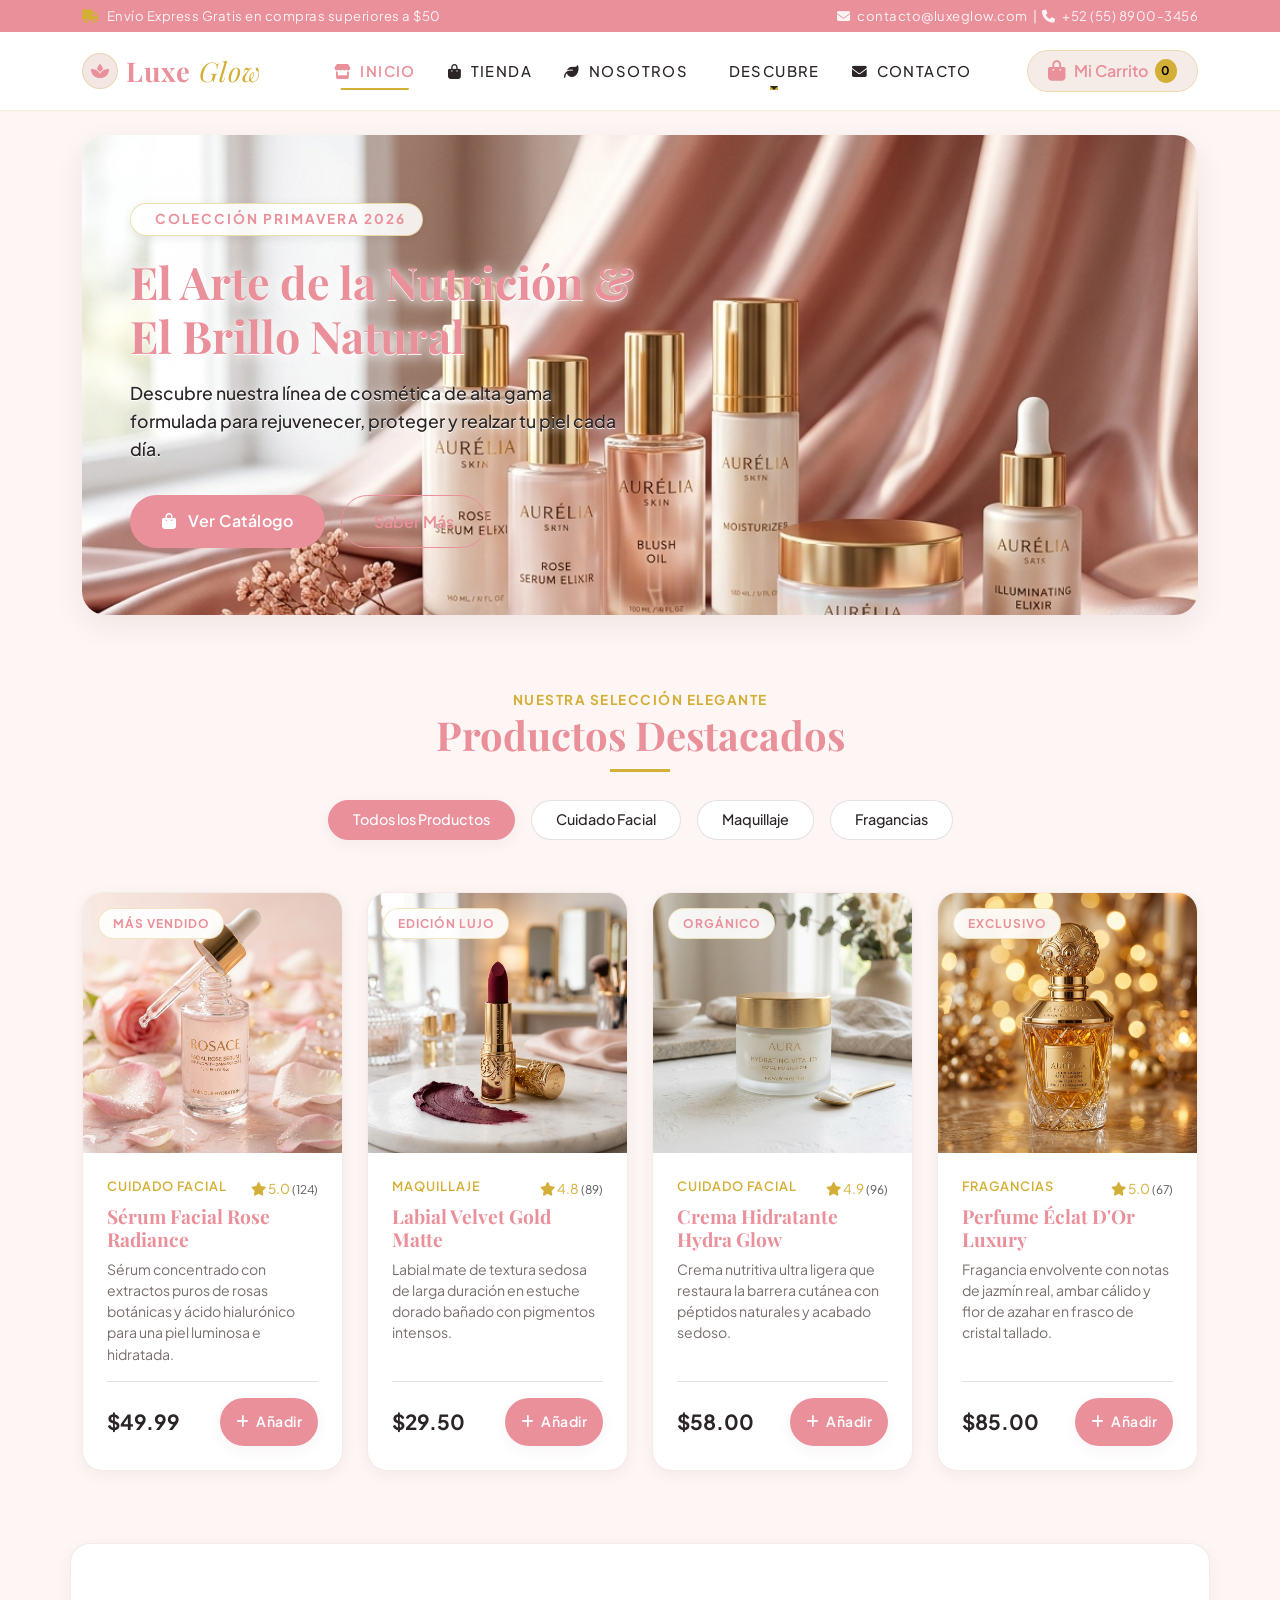
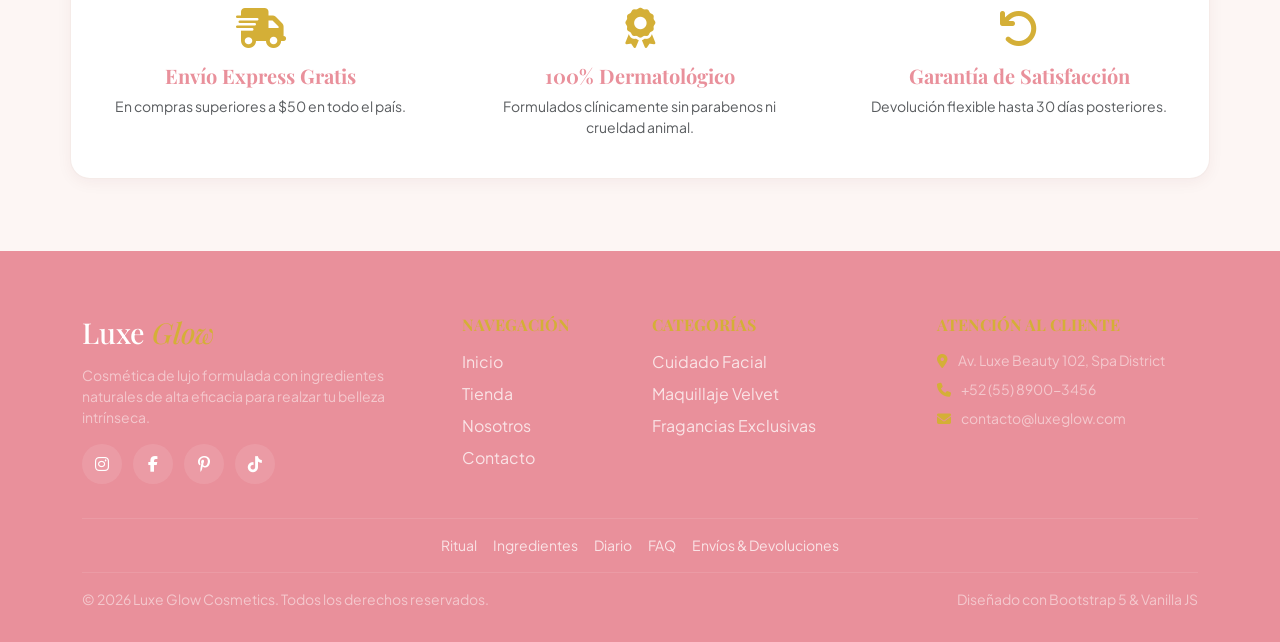
<file: index.html>
<!DOCTYPE html>
<html lang="es">
<head>
  <meta charset="UTF-8">
  <meta name="viewport" content="width=device-width, initial-scale=1.0">
  <meta name="description" content="Luxe Glow Cosmetics - Tienda de cosmética de lujo y cuidado facial natural. Productos formulados con ingredientes botánicos de alta eficacia.">
  <title>Luxe Glow Cosmetics | Inicio</title>
  <link rel="icon" href="data:image/svg+xml,<svg xmlns=%22http://www.w3.org/2000/svg%22 viewBox=%220 0 100 100%22><text y=%22.9em%22 font-size=%2290%22>✨</text></svg>">
  <link href="https://cdn.jsdelivr.net/npm/bootstrap@5.3.3/dist/css/bootstrap.min.css" rel="stylesheet" integrity="sha384-QWTKZyjpPEjISv5WaRU9OFeRpok6YctnYmDr5pNlyT2bRjXh0JMhjY6hW+ALEwIH" crossorigin="anonymous">
  <link rel="stylesheet" href="https://cdnjs.cloudflare.com/ajax/libs/font-awesome/6.5.1/css/all.min.css" integrity="sha512-DTOQO9RWCH3ppGqcWaEA1BIZOC6xxalwEsw9c2QQeAIftl+Vegovlnee1c9QX4TctnWMn13TZye+giMm8e2LwA==" crossorigin="anonymous" referrerpolicy="no-referrer" />
  <link rel="stylesheet" href="css/layout.css">
  <link rel="stylesheet" href="css/index.css">
</head>
<body>
  <header id="site-header"></header>

  <!-- Contenido principal -->
  <main class="container flex-grow-1 py-4">

    <!-- Hero Banner -->
    <section class="hero-banner d-flex align-items-center">
      <div class="hero-overlay">
        <span class="hero-tag"><i class="fas fa-sparkles me-1"></i> Colección Primavera 2026</span>
        <h1 class="hero-title">El Arte de la Nutrición &amp; El Brillo Natural</h1>
        <p class="hero-subtitle">Descubre nuestra línea de cosmética de alta gama formulada para rejuvenecer, proteger y realzar tu piel cada día.</p>
        <div class="d-flex flex-wrap gap-3">
          <a href="#catalogo" class="btn btn-luxe-primary"><i class="fas fa-shopping-bag me-2"></i> Ver Catálogo</a>
          <a href="nosotros.html" class="btn btn-luxe-outline">Saber Más</a>
        </div>
      </div>
    </section>

    <!-- Catálogo -->
    <section id="catalogo" class="py-4 mb-5">
      <div class="text-center mb-4">
        <span class="text-uppercase text-gold fw-bold" style="letter-spacing:1.5px;font-size:.85rem">Nuestra Selección Elegante</span>
        <h2 class="font-serif display-6 fw-bold text-burgundy">Productos Destacados</h2>
        <div class="mx-auto" style="width:60px;height:3px;background:var(--color-gold);margin-top:10px;margin-bottom:20px;"></div>
      </div>

      <div class="d-flex justify-content-center flex-wrap gap-2 mb-5">
        <button class="filter-pill active" data-filter="all">Todos los Productos</button>
        <button class="filter-pill" data-filter="facial">Cuidado Facial</button>
        <button class="filter-pill" data-filter="maquillaje">Maquillaje</button>
        <button class="filter-pill" data-filter="fragancias">Fragancias</button>
      </div>

      <div class="row g-4">
        <div class="col-12 col-md-6 col-lg-3" data-category="facial">
          <div class="product-card">
            <div class="product-img-wrapper">
              <span class="product-badge">Más Vendido</span>
              <img src="assets/images/serum_rose.png" alt="Sérum Facial Rose Radiance" class="product-img">
            </div>
            <div class="product-body">
              <div class="d-flex justify-content-between align-items-center mb-1">
                <span class="product-category">Cuidado Facial</span>
                <div class="product-rating"><i class="fas fa-star text-gold"></i> <span>5.0</span> <small class="text-muted">(124)</small></div>
              </div>
              <h3 class="product-title">Sérum Facial Rose Radiance</h3>
              <p class="product-desc">Sérum concentrado con extractos puros de rosas botánicas y ácido hialurónico para una piel luminosa e hidratada.</p>
              <div class="d-flex justify-content-between align-items-center mt-auto pt-3 border-top">
                <span class="product-price">$49.99</span>
                <button class="btn btn-luxe-primary btn-sm px-3" onclick="Cart.add(101)"><i class="fas fa-plus me-1"></i> Añadir</button>
              </div>
            </div>
          </div>
        </div>

        <div class="col-12 col-md-6 col-lg-3" data-category="maquillaje">
          <div class="product-card">
            <div class="product-img-wrapper">
              <span class="product-badge">Edición Lujo</span>
              <img src="assets/images/lipstick_velvet.png" alt="Labial Velvet Gold Matte" class="product-img">
            </div>
            <div class="product-body">
              <div class="d-flex justify-content-between align-items-center mb-1">
                <span class="product-category">Maquillaje</span>
                <div class="product-rating"><i class="fas fa-star text-gold"></i> <span>4.8</span> <small class="text-muted">(89)</small></div>
              </div>
              <h3 class="product-title">Labial Velvet Gold Matte</h3>
              <p class="product-desc">Labial mate de textura sedosa de larga duración en estuche dorado bañado con pigmentos intensos.</p>
              <div class="d-flex justify-content-between align-items-center mt-auto pt-3 border-top">
                <span class="product-price">$29.50</span>
                <button class="btn btn-luxe-primary btn-sm px-3" onclick="Cart.add(102)"><i class="fas fa-plus me-1"></i> Añadir</button>
              </div>
            </div>
          </div>
        </div>

        <div class="col-12 col-md-6 col-lg-3" data-category="facial">
          <div class="product-card">
            <div class="product-img-wrapper">
              <span class="product-badge">Orgánico</span>
              <img src="assets/images/cream_hydra.png" alt="Crema Hidratante Hydra Glow" class="product-img">
            </div>
            <div class="product-body">
              <div class="d-flex justify-content-between align-items-center mb-1">
                <span class="product-category">Cuidado Facial</span>
                <div class="product-rating"><i class="fas fa-star text-gold"></i> <span>4.9</span> <small class="text-muted">(96)</small></div>
              </div>
              <h3 class="product-title">Crema Hidratante Hydra Glow</h3>
              <p class="product-desc">Crema nutritiva ultra ligera que restaura la barrera cutánea con péptidos naturales y acabado sedoso.</p>
              <div class="d-flex justify-content-between align-items-center mt-auto pt-3 border-top">
                <span class="product-price">$58.00</span>
                <button class="btn btn-luxe-primary btn-sm px-3" onclick="Cart.add(103)"><i class="fas fa-plus me-1"></i> Añadir</button>
              </div>
            </div>
          </div>
        </div>

        <div class="col-12 col-md-6 col-lg-3" data-category="fragancias">
          <div class="product-card">
            <div class="product-img-wrapper">
              <span class="product-badge">Exclusivo</span>
              <img src="assets/images/perfume_luxe.png" alt="Perfume Éclat D'Or Luxury" class="product-img">
            </div>
            <div class="product-body">
              <div class="d-flex justify-content-between align-items-center mb-1">
                <span class="product-category">Fragancias</span>
                <div class="product-rating"><i class="fas fa-star text-gold"></i> <span>5.0</span> <small class="text-muted">(67)</small></div>
              </div>
              <h3 class="product-title">Perfume Éclat D'Or Luxury</h3>
              <p class="product-desc">Fragancia envolvente con notas de jazmín real, ambar cálido y flor de azahar en frasco de cristal tallado.</p>
              <div class="d-flex justify-content-between align-items-center mt-auto pt-3 border-top">
                <span class="product-price">$85.00</span>
                <button class="btn btn-luxe-primary btn-sm px-3" onclick="Cart.add(104)"><i class="fas fa-plus me-1"></i> Añadir</button>
              </div>
            </div>
          </div>
        </div>
      </div>
    </section>

    <!-- Banner informativo -->
    <section class="row g-4 text-center my-5 py-4 info-banner">
      <div class="col-md-4"><div class="p-3"><i class="fas fa-shipping-fast text-gold fs-1 mb-3"></i><h5 class="fw-bold text-burgundy">Envío Express Gratis</h5><p class="small text-muted mb-0">En compras superiores a $50 en todo el país.</p></div></div>
      <div class="col-md-4"><div class="p-3"><i class="fas fa-award text-gold fs-1 mb-3"></i><h5 class="fw-bold text-burgundy">100% Dermatológico</h5><p class="small text-muted mb-0">Formulados clínicamente sin parabenos ni crueldad animal.</p></div></div>
      <div class="col-md-4"><div class="p-3"><i class="fas fa-undo text-gold fs-1 mb-3"></i><h5 class="fw-bold text-burgundy">Garantía de Satisfacción</h5><p class="small text-muted mb-0">Devolución flexible hasta 30 días posteriores.</p></div></div>
    </section>
  </main>

  <div id="site-footer"></div>

  <script src="https://cdn.jsdelivr.net/npm/bootstrap@5.3.3/dist/js/bootstrap.bundle.min.js" integrity="sha384-YvpcrYf0tY3lHB60NNkmXc5s9fDVZLESaAA55NDzOxhy9GkcIdslK1eN7N6jIeHz" crossorigin="anonymous"></script>
  <script src="js/layout.js"></script>
  <script src="js/cart.js"></script>
  <script src="js/index.js"></script>
</body>
</html>
</file>
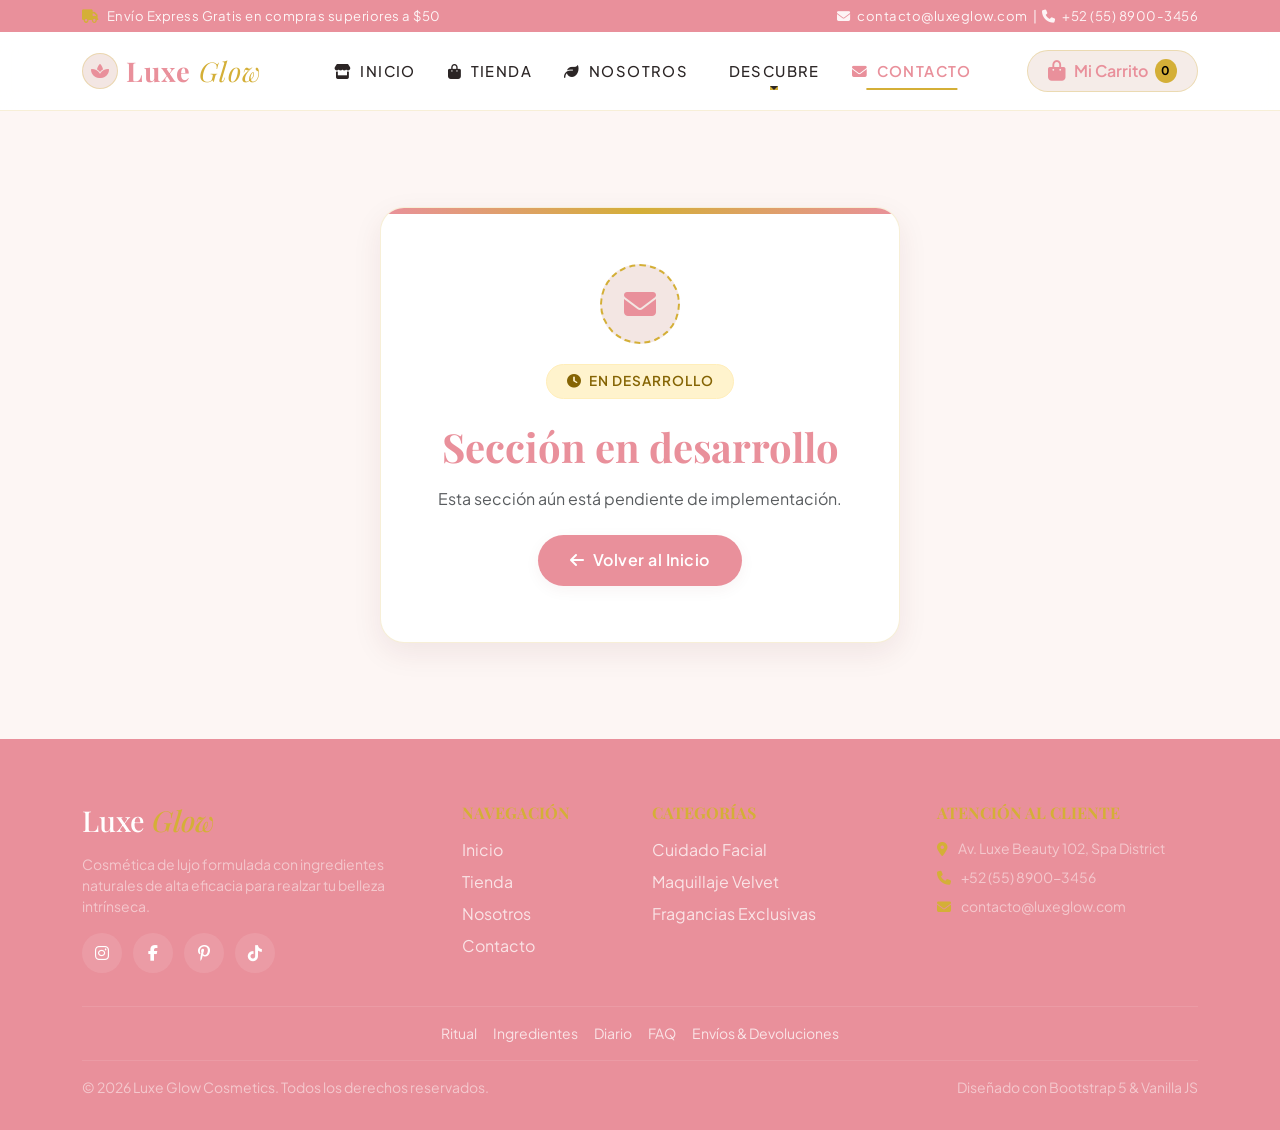
<file: contacto.html>
<!DOCTYPE html>
<html lang="es">
<head>
  <meta charset="UTF-8">
  <meta name="viewport" content="width=device-width, initial-scale=1.0">
  <meta name="description" content="Contacto — Luxe Glow Cosmetics. Sección en desarrollo.">
  <title>Luxe Glow Cosmetics | Contacto</title>
  <link rel="icon" href="data:image/svg+xml,<svg xmlns=%22http://www.w3.org/2000/svg%22 viewBox=%220 0 100 100%22><text y=%22.9em%22 font-size=%2290%22>✨</text></svg>">
  <link href="https://cdn.jsdelivr.net/npm/bootstrap@5.3.3/dist/css/bootstrap.min.css" rel="stylesheet" integrity="sha384-QWTKZyjpPEjISv5WaRU9OFeRpok6YctnYmDr5pNlyT2bRjXh0JMhjY6hW+ALEwIH" crossorigin="anonymous">
  <link rel="stylesheet" href="https://cdnjs.cloudflare.com/ajax/libs/font-awesome/6.5.1/css/all.min.css" integrity="sha512-DTOQO9RWCH3ppGqcWaEA1BIZOC6xxalwEsw9c2QQeAIftl+Vegovlnee1c9QX4TctnWMn13TZye+giMm8e2LwA==" crossorigin="anonymous" referrerpolicy="no-referrer" />
  <link rel="stylesheet" href="css/layout.css">
  <link rel="stylesheet" href="css/contacto.css">
</head>
<body>
  <header id="site-header"></header>
  <main class="container flex-grow-1 py-5 d-flex align-items-center justify-content-center">
    <div class="pending-card">
      <div class="pending-icon"><i class="fas fa-envelope"></i></div>
      <span class="status-tag"><i class="fas fa-clock me-1"></i> En desarrollo</span>
      <h1 class="font-serif display-6 fw-bold text-burgundy mb-3">Sección en desarrollo</h1>
      <p class="text-muted mb-4" style="max-width:460px;margin-left:auto;margin-right:auto;">Esta sección aún está pendiente de implementación.</p>
      <a href="index.html" class="btn btn-luxe-primary"><i class="fas fa-arrow-left me-2"></i>Volver al Inicio</a>
    </div>
  </main>
  <div id="site-footer"></div>
  <script src="https://cdn.jsdelivr.net/npm/bootstrap@5.3.3/dist/js/bootstrap.bundle.min.js" integrity="sha384-YvpcrYf0tY3lHB60NNkmXc5s9fDVZLESaAA55NDzOxhy9GkcIdslK1eN7N6jIeHz" crossorigin="anonymous"></script>
  <script src="js/layout.js"></script>
  <script src="js/cart.js"></script>
</body>
</html>
</file>
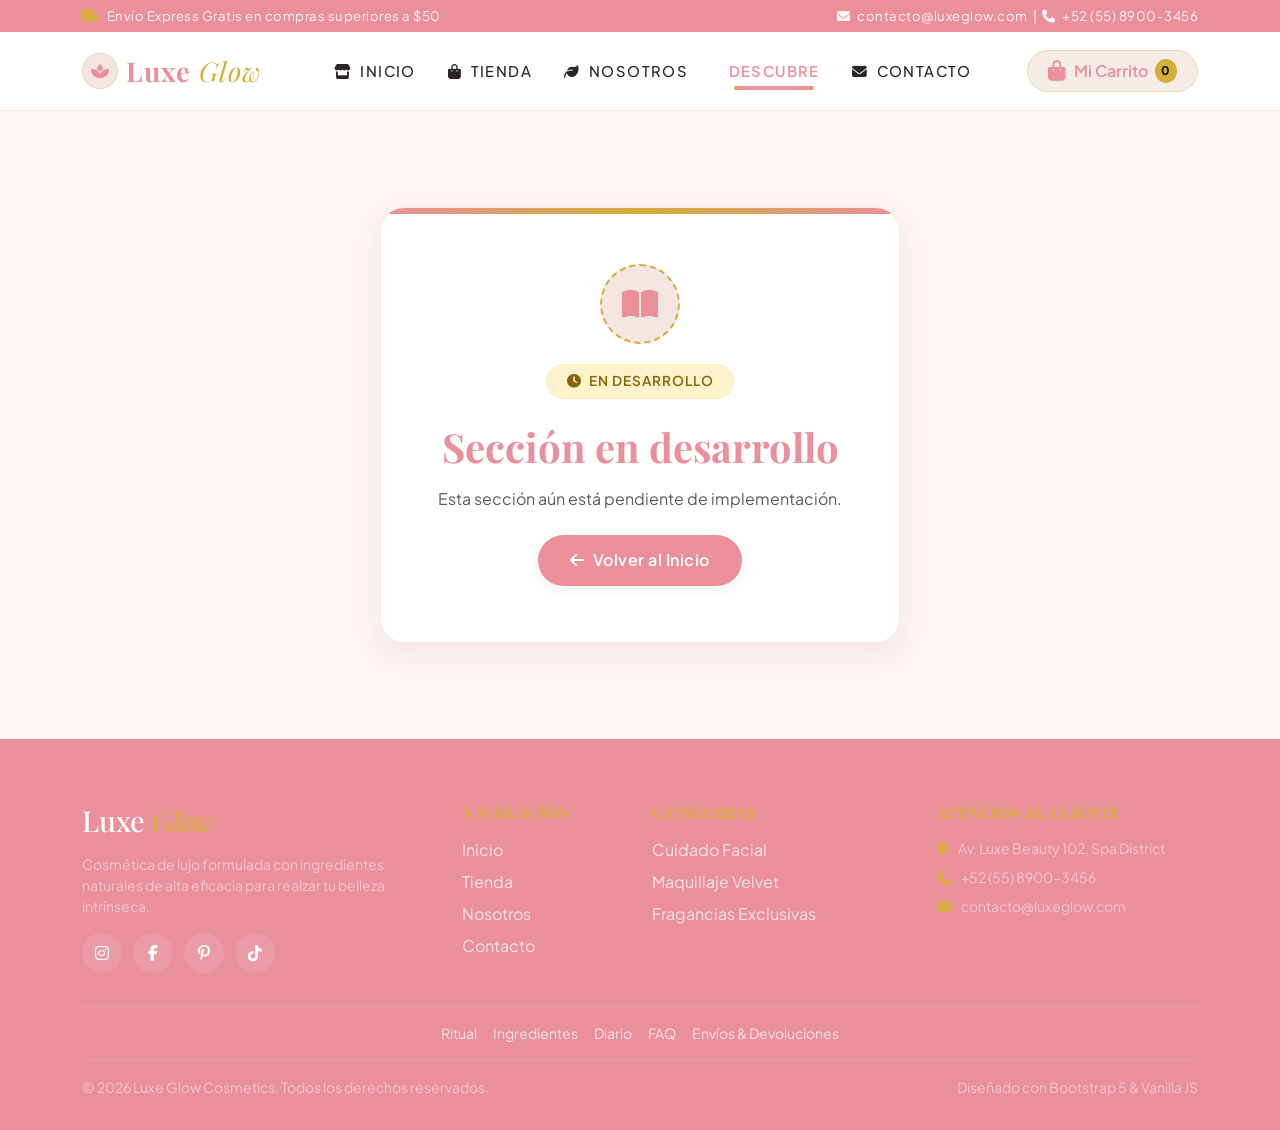
<file: diario.html>
<!DOCTYPE html>
<html lang="es">
<head>
  <meta charset="UTF-8">
  <meta name="viewport" content="width=device-width, initial-scale=1.0">
  <meta name="description" content="Diario — Luxe Glow Cosmetics. Sección en desarrollo.">
  <title>Luxe Glow Cosmetics | Diario</title>
  <link rel="icon" href="data:image/svg+xml,<svg xmlns=%22http://www.w3.org/2000/svg%22 viewBox=%220 0 100 100%22><text y=%22.9em%22 font-size=%2290%22>✨</text></svg>">
  <link href="https://cdn.jsdelivr.net/npm/bootstrap@5.3.3/dist/css/bootstrap.min.css" rel="stylesheet" integrity="sha384-QWTKZyjpPEjISv5WaRU9OFeRpok6YctnYmDr5pNlyT2bRjXh0JMhjY6hW+ALEwIH" crossorigin="anonymous">
  <link rel="stylesheet" href="https://cdnjs.cloudflare.com/ajax/libs/font-awesome/6.5.1/css/all.min.css" integrity="sha512-DTOQO9RWCH3ppGqcWaEA1BIZOC6xxalwEsw9c2QQeAIftl+Vegovlnee1c9QX4TctnWMn13TZye+giMm8e2LwA==" crossorigin="anonymous" referrerpolicy="no-referrer" />
  <link rel="stylesheet" href="css/layout.css">
  <link rel="stylesheet" href="css/diario.css">
</head>
<body>
  <header id="site-header"></header>
  <main class="container flex-grow-1 py-5 d-flex align-items-center justify-content-center">
    <div class="pending-card">
      <div class="pending-icon"><i class="fas fa-book-open"></i></div>
      <span class="status-tag"><i class="fas fa-clock me-1"></i> En desarrollo</span>
      <h1 class="font-serif display-6 fw-bold text-burgundy mb-3">Sección en desarrollo</h1>
      <p class="text-muted mb-4" style="max-width:460px;margin-left:auto;margin-right:auto;">Esta sección aún está pendiente de implementación.</p>
      <a href="index.html" class="btn btn-luxe-primary"><i class="fas fa-arrow-left me-2"></i>Volver al Inicio</a>
    </div>
  </main>
  <div id="site-footer"></div>
  <script src="https://cdn.jsdelivr.net/npm/bootstrap@5.3.3/dist/js/bootstrap.bundle.min.js" integrity="sha384-YvpcrYf0tY3lHB60NNkmXc5s9fDVZLESaAA55NDzOxhy9GkcIdslK1eN7N6jIeHz" crossorigin="anonymous"></script>
  <script src="js/layout.js"></script>
  <script src="js/cart.js"></script>
</body>
</html>
</file>
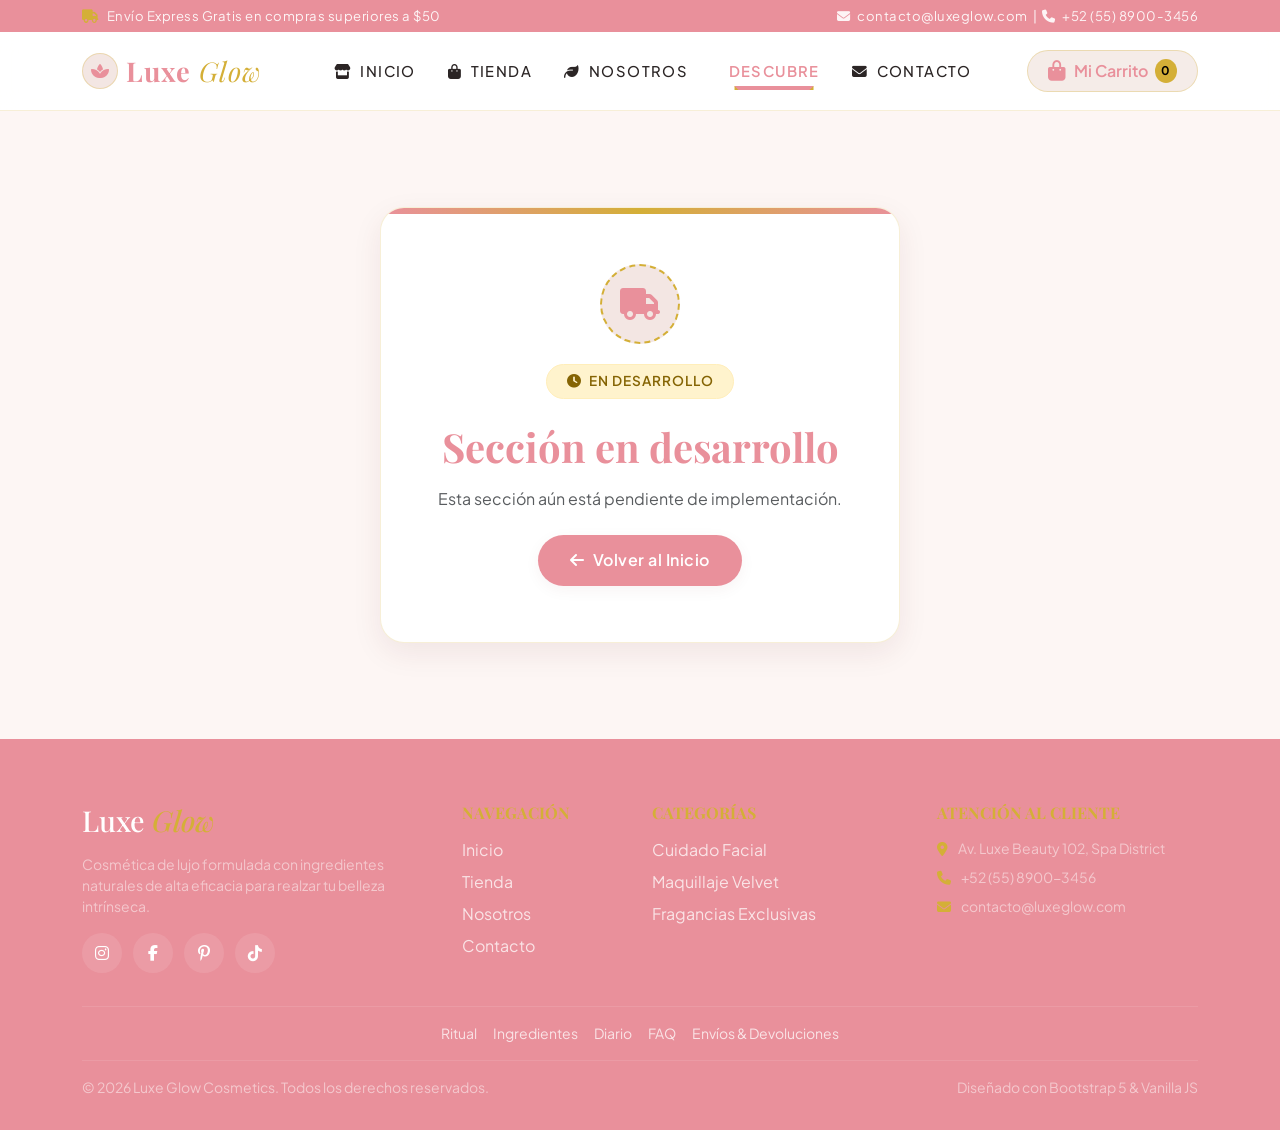
<file: envios.html>
<!DOCTYPE html>
<html lang="es">
<head>
  <meta charset="UTF-8">
  <meta name="viewport" content="width=device-width, initial-scale=1.0">
  <meta name="description" content="Envíos — Luxe Glow Cosmetics. Sección en desarrollo.">
  <title>Luxe Glow Cosmetics | Envíos</title>
  <link rel="icon" href="data:image/svg+xml,<svg xmlns=%22http://www.w3.org/2000/svg%22 viewBox=%220 0 100 100%22><text y=%22.9em%22 font-size=%2290%22>✨</text></svg>">
  <link href="https://cdn.jsdelivr.net/npm/bootstrap@5.3.3/dist/css/bootstrap.min.css" rel="stylesheet" integrity="sha384-QWTKZyjpPEjISv5WaRU9OFeRpok6YctnYmDr5pNlyT2bRjXh0JMhjY6hW+ALEwIH" crossorigin="anonymous">
  <link rel="stylesheet" href="https://cdnjs.cloudflare.com/ajax/libs/font-awesome/6.5.1/css/all.min.css" integrity="sha512-DTOQO9RWCH3ppGqcWaEA1BIZOC6xxalwEsw9c2QQeAIftl+Vegovlnee1c9QX4TctnWMn13TZye+giMm8e2LwA==" crossorigin="anonymous" referrerpolicy="no-referrer" />
  <link rel="stylesheet" href="css/layout.css">
  <link rel="stylesheet" href="css/envios.css">
</head>
<body>
  <header id="site-header"></header>
  <main class="container flex-grow-1 py-5 d-flex align-items-center justify-content-center">
    <div class="pending-card">
      <div class="pending-icon"><i class="fas fa-truck"></i></div>
      <span class="status-tag"><i class="fas fa-clock me-1"></i> En desarrollo</span>
      <h1 class="font-serif display-6 fw-bold text-burgundy mb-3">Sección en desarrollo</h1>
      <p class="text-muted mb-4" style="max-width:460px;margin-left:auto;margin-right:auto;">Esta sección aún está pendiente de implementación.</p>
      <a href="index.html" class="btn btn-luxe-primary"><i class="fas fa-arrow-left me-2"></i>Volver al Inicio</a>
    </div>
  </main>
  <div id="site-footer"></div>
  <script src="https://cdn.jsdelivr.net/npm/bootstrap@5.3.3/dist/js/bootstrap.bundle.min.js" integrity="sha384-YvpcrYf0tY3lHB60NNkmXc5s9fDVZLESaAA55NDzOxhy9GkcIdslK1eN7N6jIeHz" crossorigin="anonymous"></script>
  <script src="js/layout.js"></script>
  <script src="js/cart.js"></script>
</body>
</html>
</file>
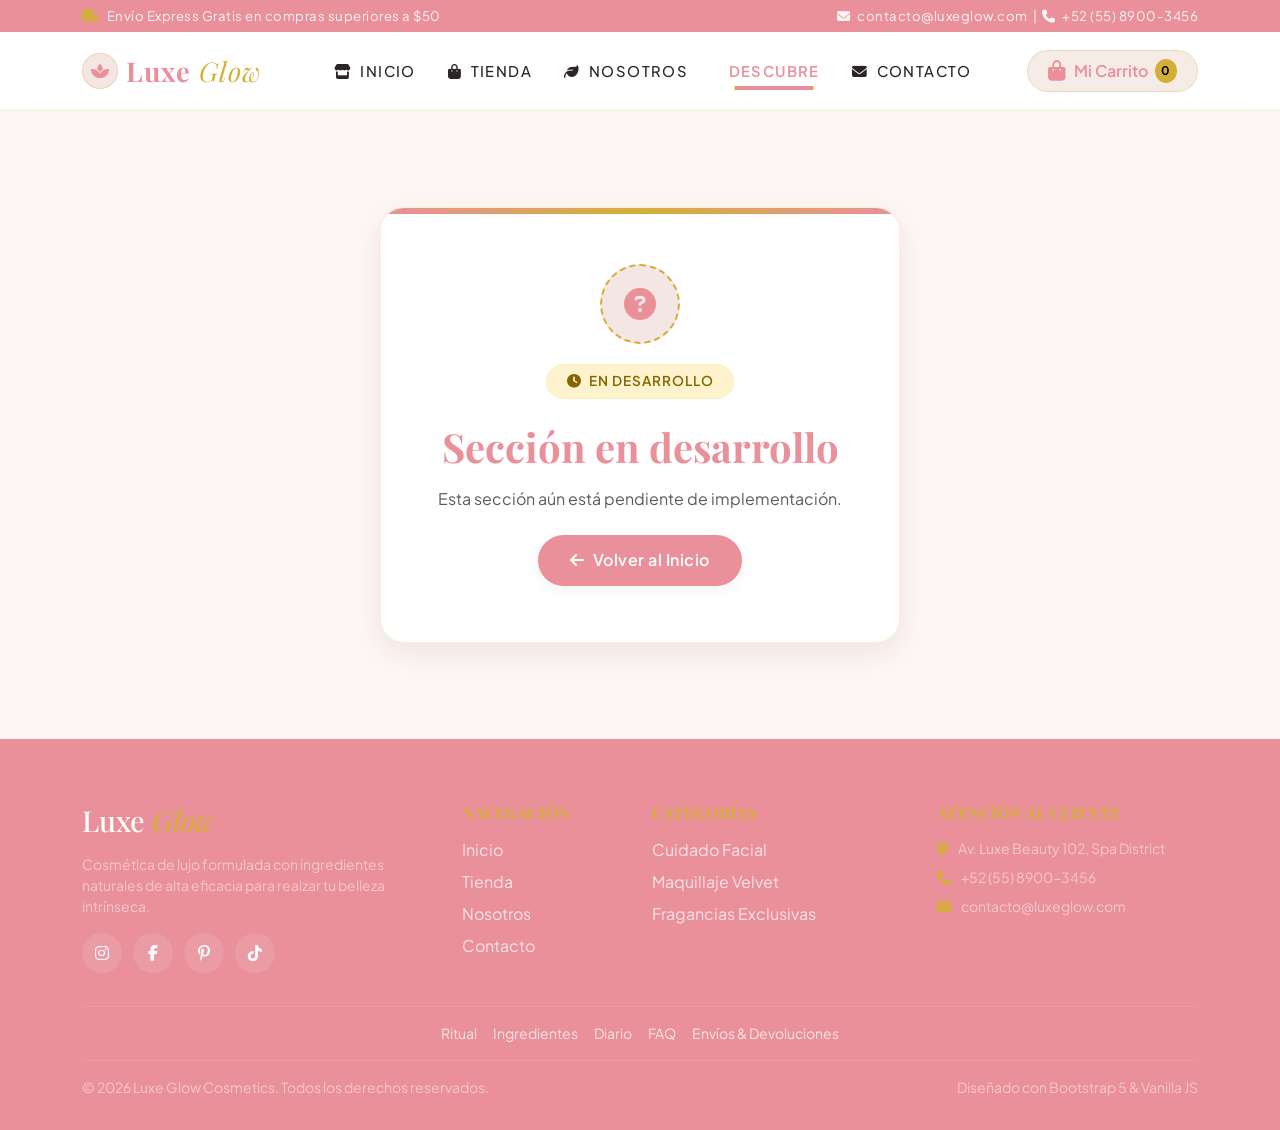
<file: faq.html>
<!DOCTYPE html>
<html lang="es">
<head>
  <meta charset="UTF-8">
  <meta name="viewport" content="width=device-width, initial-scale=1.0">
  <meta name="description" content="FAQ — Luxe Glow Cosmetics. Sección en desarrollo.">
  <title>Luxe Glow Cosmetics | FAQ</title>
  <link rel="icon" href="data:image/svg+xml,<svg xmlns=%22http://www.w3.org/2000/svg%22 viewBox=%220 0 100 100%22><text y=%22.9em%22 font-size=%2290%22>✨</text></svg>">
  <link href="https://cdn.jsdelivr.net/npm/bootstrap@5.3.3/dist/css/bootstrap.min.css" rel="stylesheet" integrity="sha384-QWTKZyjpPEjISv5WaRU9OFeRpok6YctnYmDr5pNlyT2bRjXh0JMhjY6hW+ALEwIH" crossorigin="anonymous">
  <link rel="stylesheet" href="https://cdnjs.cloudflare.com/ajax/libs/font-awesome/6.5.1/css/all.min.css" integrity="sha512-DTOQO9RWCH3ppGqcWaEA1BIZOC6xxalwEsw9c2QQeAIftl+Vegovlnee1c9QX4TctnWMn13TZye+giMm8e2LwA==" crossorigin="anonymous" referrerpolicy="no-referrer" />
  <link rel="stylesheet" href="css/layout.css">
  <link rel="stylesheet" href="css/faq.css">
</head>
<body>
  <header id="site-header"></header>
  <main class="container flex-grow-1 py-5 d-flex align-items-center justify-content-center">
    <div class="pending-card">
      <div class="pending-icon"><i class="fas fa-circle-question"></i></div>
      <span class="status-tag"><i class="fas fa-clock me-1"></i> En desarrollo</span>
      <h1 class="font-serif display-6 fw-bold text-burgundy mb-3">Sección en desarrollo</h1>
      <p class="text-muted mb-4" style="max-width:460px;margin-left:auto;margin-right:auto;">Esta sección aún está pendiente de implementación.</p>
      <a href="index.html" class="btn btn-luxe-primary"><i class="fas fa-arrow-left me-2"></i>Volver al Inicio</a>
    </div>
  </main>
  <div id="site-footer"></div>
  <script src="https://cdn.jsdelivr.net/npm/bootstrap@5.3.3/dist/js/bootstrap.bundle.min.js" integrity="sha384-YvpcrYf0tY3lHB60NNkmXc5s9fDVZLESaAA55NDzOxhy9GkcIdslK1eN7N6jIeHz" crossorigin="anonymous"></script>
  <script src="js/layout.js"></script>
  <script src="js/cart.js"></script>
</body>
</html>
</file>
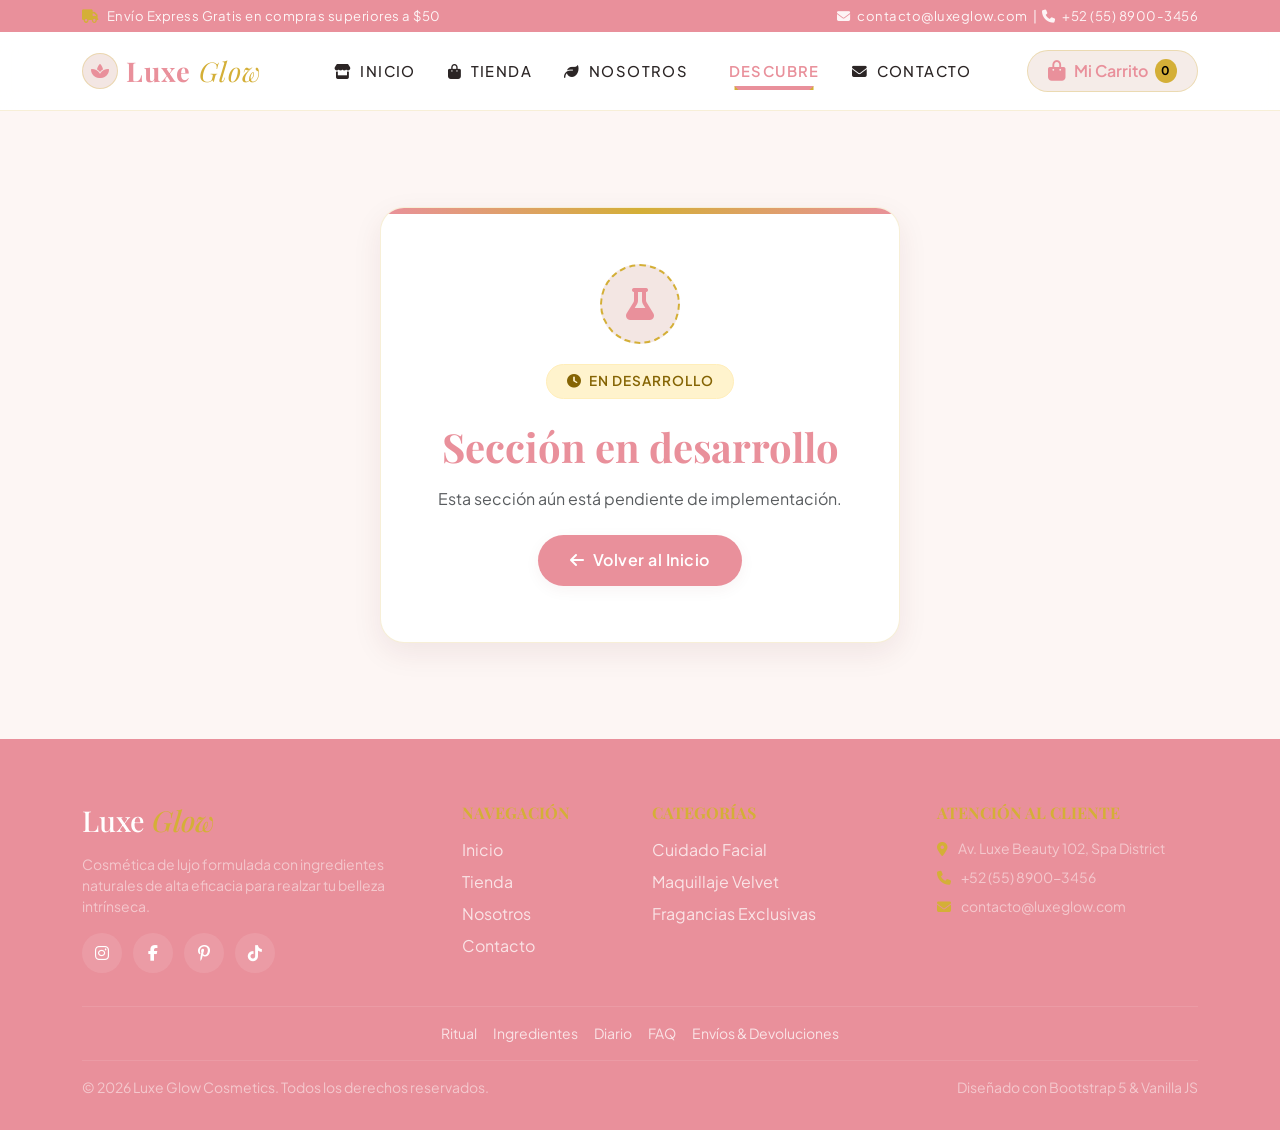
<file: ingredientes.html>
<!DOCTYPE html>
<html lang="es">
<head>
  <meta charset="UTF-8">
  <meta name="viewport" content="width=device-width, initial-scale=1.0">
  <meta name="description" content="Ingredientes — Luxe Glow Cosmetics. Sección en desarrollo.">
  <title>Luxe Glow Cosmetics | Ingredientes</title>
  <link rel="icon" href="data:image/svg+xml,<svg xmlns=%22http://www.w3.org/2000/svg%22 viewBox=%220 0 100 100%22><text y=%22.9em%22 font-size=%2290%22>✨</text></svg>">
  <link href="https://cdn.jsdelivr.net/npm/bootstrap@5.3.3/dist/css/bootstrap.min.css" rel="stylesheet" integrity="sha384-QWTKZyjpPEjISv5WaRU9OFeRpok6YctnYmDr5pNlyT2bRjXh0JMhjY6hW+ALEwIH" crossorigin="anonymous">
  <link rel="stylesheet" href="https://cdnjs.cloudflare.com/ajax/libs/font-awesome/6.5.1/css/all.min.css" integrity="sha512-DTOQO9RWCH3ppGqcWaEA1BIZOC6xxalwEsw9c2QQeAIftl+Vegovlnee1c9QX4TctnWMn13TZye+giMm8e2LwA==" crossorigin="anonymous" referrerpolicy="no-referrer" />
  <link rel="stylesheet" href="css/layout.css">
  <link rel="stylesheet" href="css/ingredientes.css">
</head>
<body>
  <header id="site-header"></header>
  <main class="container flex-grow-1 py-5 d-flex align-items-center justify-content-center">
    <div class="pending-card">
      <div class="pending-icon"><i class="fas fa-flask"></i></div>
      <span class="status-tag"><i class="fas fa-clock me-1"></i> En desarrollo</span>
      <h1 class="font-serif display-6 fw-bold text-burgundy mb-3">Sección en desarrollo</h1>
      <p class="text-muted mb-4" style="max-width:460px;margin-left:auto;margin-right:auto;">Esta sección aún está pendiente de implementación.</p>
      <a href="index.html" class="btn btn-luxe-primary"><i class="fas fa-arrow-left me-2"></i>Volver al Inicio</a>
    </div>
  </main>
  <div id="site-footer"></div>
  <script src="https://cdn.jsdelivr.net/npm/bootstrap@5.3.3/dist/js/bootstrap.bundle.min.js" integrity="sha384-YvpcrYf0tY3lHB60NNkmXc5s9fDVZLESaAA55NDzOxhy9GkcIdslK1eN7N6jIeHz" crossorigin="anonymous"></script>
  <script src="js/layout.js"></script>
  <script src="js/cart.js"></script>
</body>
</html>
</file>
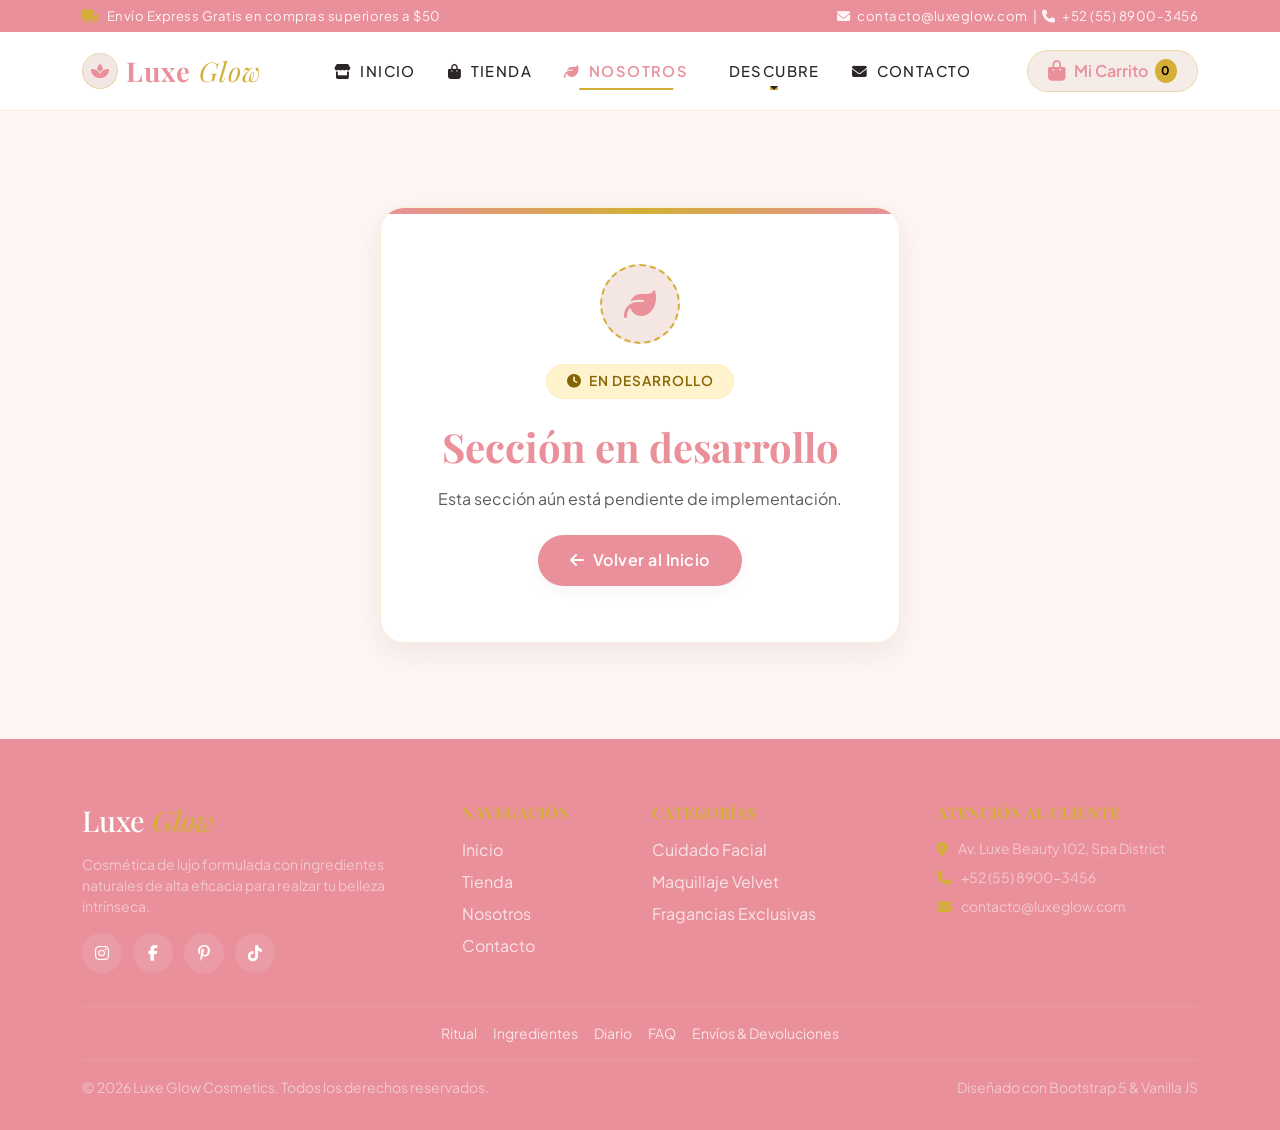
<file: nosotros.html>
<!DOCTYPE html>
<html lang="es">
<head>
  <meta charset="UTF-8">
  <meta name="viewport" content="width=device-width, initial-scale=1.0">
  <meta name="description" content="Nosotros — Luxe Glow Cosmetics. Sección en desarrollo.">
  <title>Luxe Glow Cosmetics | Nosotros</title>
  <link rel="icon" href="data:image/svg+xml,<svg xmlns=%22http://www.w3.org/2000/svg%22 viewBox=%220 0 100 100%22><text y=%22.9em%22 font-size=%2290%22>✨</text></svg>">
  <link href="https://cdn.jsdelivr.net/npm/bootstrap@5.3.3/dist/css/bootstrap.min.css" rel="stylesheet" integrity="sha384-QWTKZyjpPEjISv5WaRU9OFeRpok6YctnYmDr5pNlyT2bRjXh0JMhjY6hW+ALEwIH" crossorigin="anonymous">
  <link rel="stylesheet" href="https://cdnjs.cloudflare.com/ajax/libs/font-awesome/6.5.1/css/all.min.css" integrity="sha512-DTOQO9RWCH3ppGqcWaEA1BIZOC6xxalwEsw9c2QQeAIftl+Vegovlnee1c9QX4TctnWMn13TZye+giMm8e2LwA==" crossorigin="anonymous" referrerpolicy="no-referrer" />
  <link rel="stylesheet" href="css/layout.css">
  <link rel="stylesheet" href="css/nosotros.css">
</head>
<body>
  <header id="site-header"></header>
  <main class="container flex-grow-1 py-5 d-flex align-items-center justify-content-center">
    <div class="pending-card">
      <div class="pending-icon"><i class="fas fa-leaf"></i></div>
      <span class="status-tag"><i class="fas fa-clock me-1"></i> En desarrollo</span>
      <h1 class="font-serif display-6 fw-bold text-burgundy mb-3">Sección en desarrollo</h1>
      <p class="text-muted mb-4" style="max-width:460px;margin-left:auto;margin-right:auto;">Esta sección aún está pendiente de implementación.</p>
      <a href="index.html" class="btn btn-luxe-primary"><i class="fas fa-arrow-left me-2"></i>Volver al Inicio</a>
    </div>
  </main>
  <div id="site-footer"></div>
  <script src="https://cdn.jsdelivr.net/npm/bootstrap@5.3.3/dist/js/bootstrap.bundle.min.js" integrity="sha384-YvpcrYf0tY3lHB60NNkmXc5s9fDVZLESaAA55NDzOxhy9GkcIdslK1eN7N6jIeHz" crossorigin="anonymous"></script>
  <script src="js/layout.js"></script>
  <script src="js/cart.js"></script>
</body>
</html>
</file>
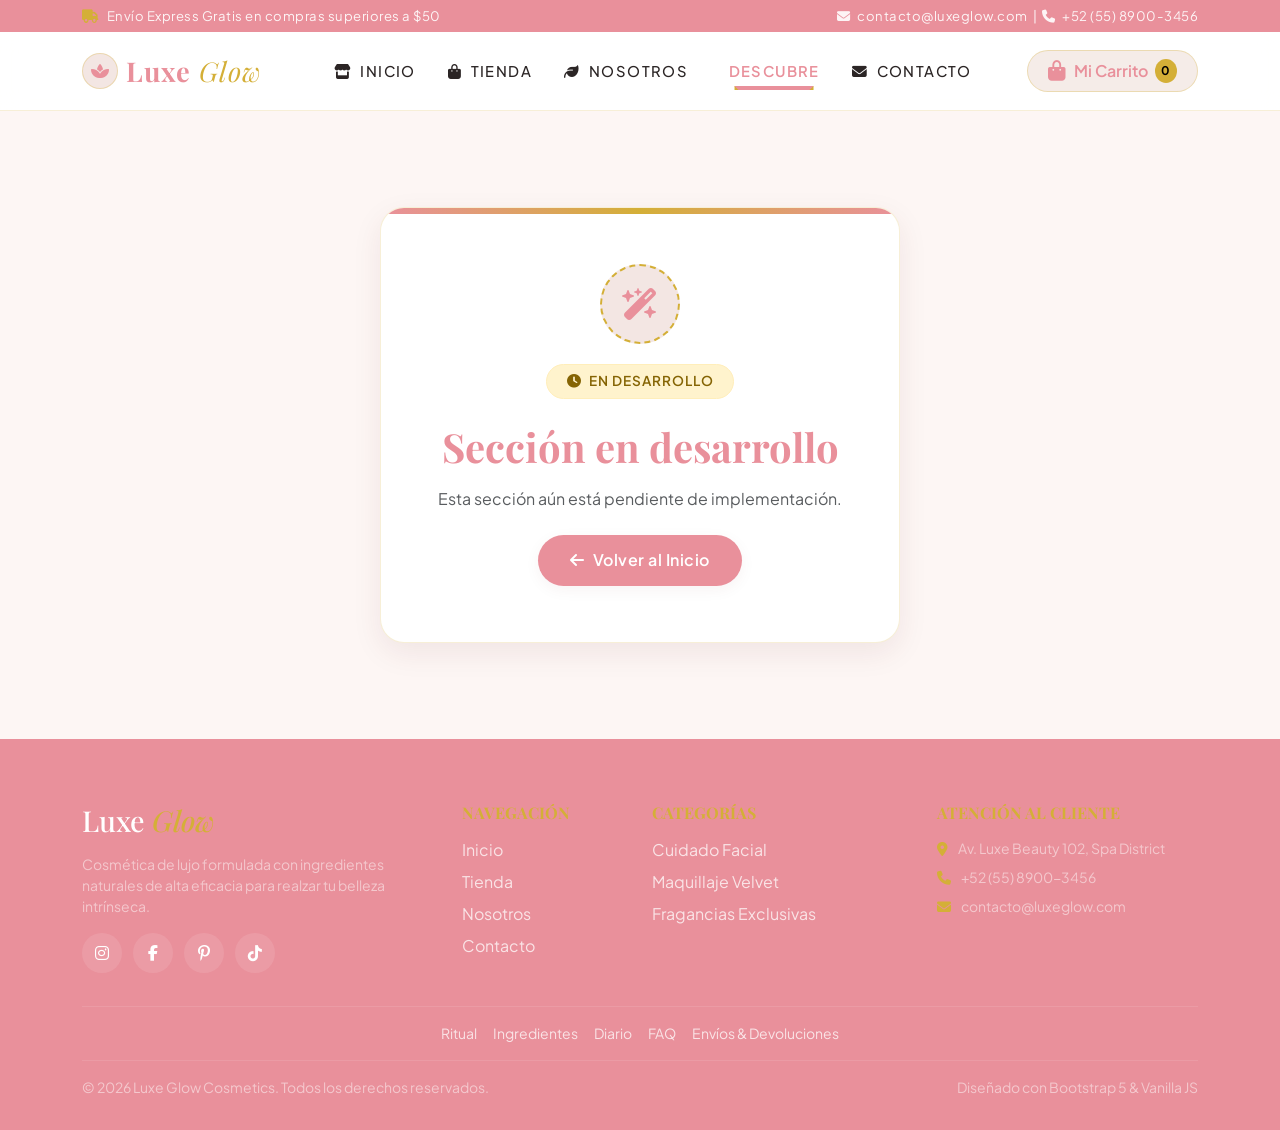
<file: ritual.html>
<!DOCTYPE html>
<html lang="es">
<head>
  <meta charset="UTF-8">
  <meta name="viewport" content="width=device-width, initial-scale=1.0">
  <meta name="description" content="Ritual — Luxe Glow Cosmetics. Sección en desarrollo.">
  <title>Luxe Glow Cosmetics | Ritual</title>
  <link rel="icon" href="data:image/svg+xml,<svg xmlns=%22http://www.w3.org/2000/svg%22 viewBox=%220 0 100 100%22><text y=%22.9em%22 font-size=%2290%22>✨</text></svg>">
  <link href="https://cdn.jsdelivr.net/npm/bootstrap@5.3.3/dist/css/bootstrap.min.css" rel="stylesheet" integrity="sha384-QWTKZyjpPEjISv5WaRU9OFeRpok6YctnYmDr5pNlyT2bRjXh0JMhjY6hW+ALEwIH" crossorigin="anonymous">
  <link rel="stylesheet" href="https://cdnjs.cloudflare.com/ajax/libs/font-awesome/6.5.1/css/all.min.css" integrity="sha512-DTOQO9RWCH3ppGqcWaEA1BIZOC6xxalwEsw9c2QQeAIftl+Vegovlnee1c9QX4TctnWMn13TZye+giMm8e2LwA==" crossorigin="anonymous" referrerpolicy="no-referrer" />
  <link rel="stylesheet" href="css/layout.css">
  <link rel="stylesheet" href="css/ritual.css">
</head>
<body>
  <header id="site-header"></header>
  <main class="container flex-grow-1 py-5 d-flex align-items-center justify-content-center">
    <div class="pending-card">
      <div class="pending-icon"><i class="fas fa-wand-magic-sparkles"></i></div>
      <span class="status-tag"><i class="fas fa-clock me-1"></i> En desarrollo</span>
      <h1 class="font-serif display-6 fw-bold text-burgundy mb-3">Sección en desarrollo</h1>
      <p class="text-muted mb-4" style="max-width:460px;margin-left:auto;margin-right:auto;">Esta sección aún está pendiente de implementación.</p>
      <a href="index.html" class="btn btn-luxe-primary"><i class="fas fa-arrow-left me-2"></i>Volver al Inicio</a>
    </div>
  </main>
  <div id="site-footer"></div>
  <script src="https://cdn.jsdelivr.net/npm/bootstrap@5.3.3/dist/js/bootstrap.bundle.min.js" integrity="sha384-YvpcrYf0tY3lHB60NNkmXc5s9fDVZLESaAA55NDzOxhy9GkcIdslK1eN7N6jIeHz" crossorigin="anonymous"></script>
  <script src="js/layout.js"></script>
  <script src="js/cart.js"></script>
</body>
</html>
</file>
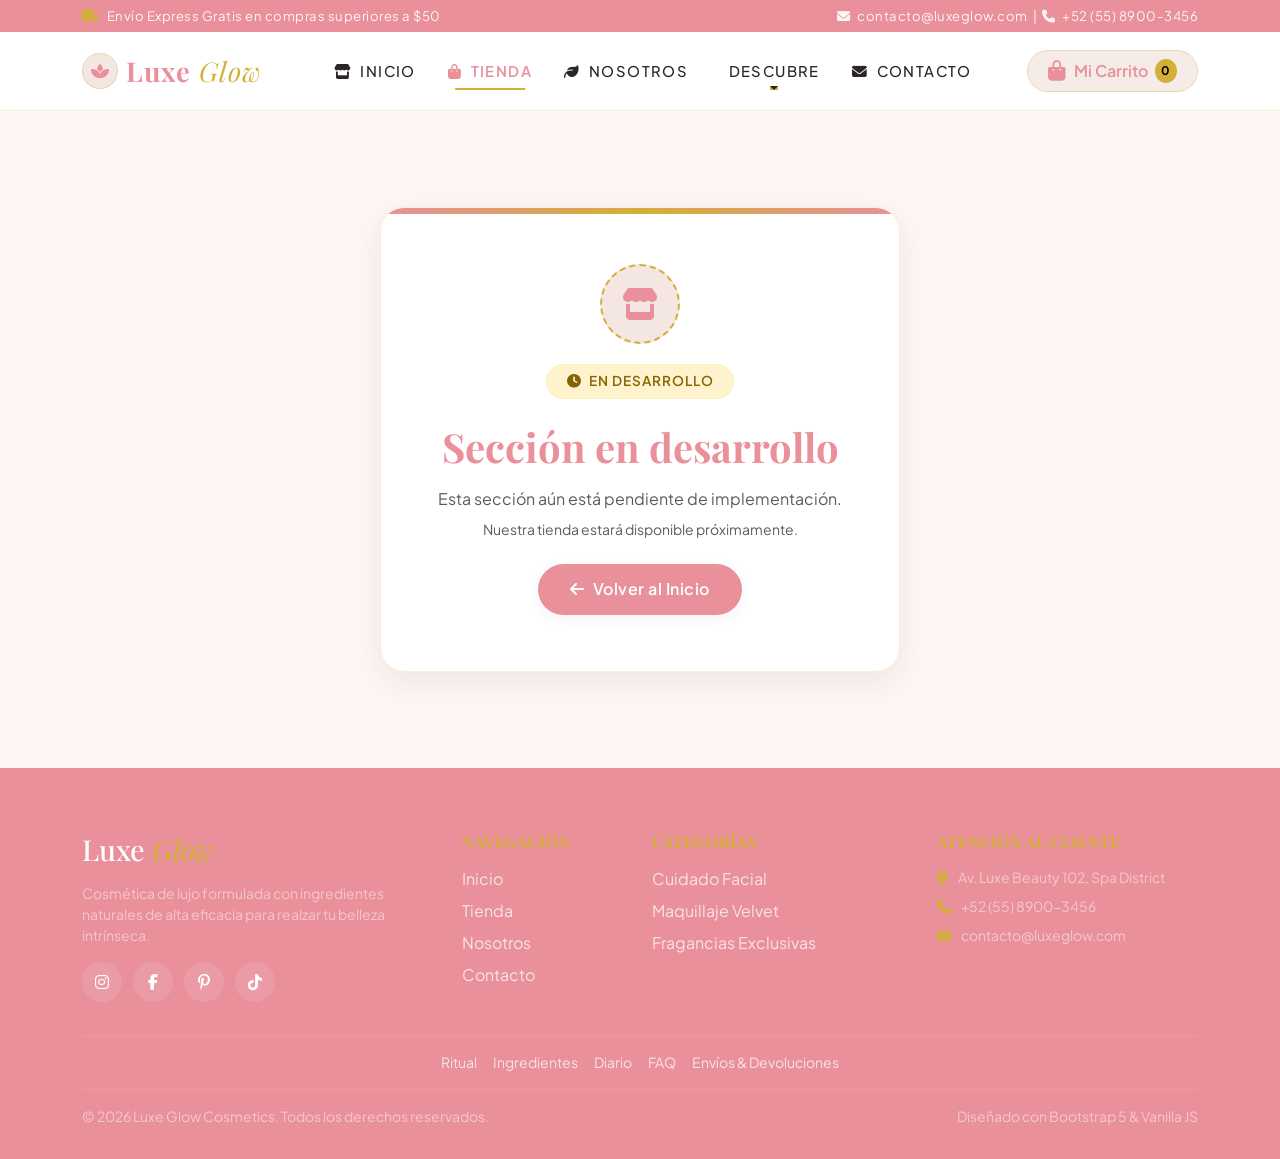
<file: tienda.html>
<!DOCTYPE html>
<html lang="es">
<head>
  <meta charset="UTF-8">
  <meta name="viewport" content="width=device-width, initial-scale=1.0">
  <meta name="description" content="Tienda — Luxe Glow Cosmetics. Sección en desarrollo.">
  <title>Luxe Glow Cosmetics | Tienda</title>
  <link rel="icon" href="data:image/svg+xml,<svg xmlns=%22http://www.w3.org/2000/svg%22 viewBox=%220 0 100 100%22><text y=%22.9em%22 font-size=%2290%22>✨</text></svg>">
  <link href="https://cdn.jsdelivr.net/npm/bootstrap@5.3.3/dist/css/bootstrap.min.css" rel="stylesheet" integrity="sha384-QWTKZyjpPEjISv5WaRU9OFeRpok6YctnYmDr5pNlyT2bRjXh0JMhjY6hW+ALEwIH" crossorigin="anonymous">
  <link rel="stylesheet" href="https://cdnjs.cloudflare.com/ajax/libs/font-awesome/6.5.1/css/all.min.css" integrity="sha512-DTOQO9RWCH3ppGqcWaEA1BIZOC6xxalwEsw9c2QQeAIftl+Vegovlnee1c9QX4TctnWMn13TZye+giMm8e2LwA==" crossorigin="anonymous" referrerpolicy="no-referrer" />
  <link rel="stylesheet" href="css/layout.css">
  <link rel="stylesheet" href="css/tienda.css">
</head>
<body>
  <header id="site-header"></header>
  <main class="container flex-grow-1 py-5 d-flex align-items-center justify-content-center">
    <div class="pending-card">
      <div class="pending-icon"><i class="fas fa-store"></i></div>
      <span class="status-tag"><i class="fas fa-clock me-1"></i> En desarrollo</span>
      <h1 class="font-serif display-6 fw-bold text-burgundy mb-3">Sección en desarrollo</h1>
      <p class="text-muted mb-2" style="max-width:460px;margin-left:auto;margin-right:auto;">Esta sección aún está pendiente de implementación.</p>
      <p class="small text-muted mb-4">Nuestra tienda estará disponible próximamente.</p>
      <a href="index.html" class="btn btn-luxe-primary"><i class="fas fa-arrow-left me-2"></i>Volver al Inicio</a>
    </div>
  </main>
  <div id="site-footer"></div>
  <script src="https://cdn.jsdelivr.net/npm/bootstrap@5.3.3/dist/js/bootstrap.bundle.min.js" integrity="sha384-YvpcrYf0tY3lHB60NNkmXc5s9fDVZLESaAA55NDzOxhy9GkcIdslK1eN7N6jIeHz" crossorigin="anonymous"></script>
  <script src="js/layout.js"></script>
  <script src="js/cart.js"></script>
</body>
</html>
</file>
<file: css/layout.css>
/* Luxe Glow Cosmetics — layout.css (global header + footer + base) */
@import url('https://fonts.googleapis.com/css2?family=Playfair+Display:ital,wght@0,400;0,600;0,700;1,400&family=Plus+Jakarta+Sans:wght@300;400;500;600;700&display=swap');
:root{
  --font-heading:'Playfair Display',Georgia,serif;
  --font-body:'Plus Jakarta Sans',-apple-system,BlinkMacSystemFont,sans-serif;
  --color-burgundy:#e9909b;
  --color-burgundy-hover:#45151B;
  --color-gold:#D4AF37;
  --color-gold-light:#F7E7B4;
  --color-rose-soft:#FDF6F4;
  --color-rose-dusty:#F3E6E3;
  --color-champagne:#F5ECE8;
  --color-text-dark:#2B2525;
  --color-text-muted:#7A6F6D;
  --color-white:#FFFFFF;
  --shadow-sm:0 4px 15px rgba(92,29,36,.05);
  --shadow-md:0 10px 30px rgba(92,29,36,.08);
  --shadow-lg:0 20px 40px rgba(92,29,36,.12);
  --transition:all .35s cubic-bezier(.25,1,.5,1);
}
*{box-sizing:border-box}
body{font-family:var(--font-body);color:var(--color-text-dark);background:var(--color-rose-soft);overflow-x:hidden;display:flex;flex-direction:column;min-height:100vh}
h1,h2,h3,h4,h5,h6,.font-serif{font-family:var(--font-heading)}
.text-burgundy{color:var(--color-burgundy)!important}
.text-gold{color:var(--color-gold)!important}
.bg-burgundy{background:var(--color-burgundy)!important}
.bg-rose-soft{background:var(--color-rose-soft)!important}
/* Topbar */
.topbar-luxe{background:var(--color-burgundy);color:rgba(255,255,255,.9);font-size:.82rem;letter-spacing:.5px;padding:.4rem 0}
.topbar-luxe a{color:var(--color-gold-light);text-decoration:none}
.topbar-luxe a:hover{color:#fff}
/* Navbar */
.navbar-luxe{background:rgba(255,255,255,.92);backdrop-filter:blur(12px);-webkit-backdrop-filter:blur(12px);border-bottom:1px solid rgba(212,175,55,.2);transition:var(--transition);padding:.85rem 0}
.navbar-brand-luxe{font-family:var(--font-heading);font-size:1.7rem;font-weight:700;color:var(--color-burgundy)!important;letter-spacing:1px;display:flex;align-items:center;gap:.5rem}
.navbar-brand-luxe span{color:var(--color-gold);font-style:italic;font-weight:400}
.navbar-brand-luxe .brand-icon{width:36px;height:36px;border-radius:50%;background:var(--color-rose-dusty);border:1px solid rgba(212,175,55,.3);display:inline-flex;align-items:center;justify-content:center;color:var(--color-burgundy);font-size:1rem}
.nav-link-luxe{font-weight:500;font-size:.92rem;color:var(--color-text-dark)!important;text-transform:uppercase;letter-spacing:1.4px;padding:.5rem 1rem!important;position:relative;transition:var(--transition)}
.nav-link-luxe::after{content:'';position:absolute;bottom:0;left:50%;width:0;height:2px;background:var(--color-gold);transition:var(--transition);transform:translateX(-50%)}
.nav-link-luxe:hover::after,.nav-link-luxe.active::after{width:60%}
.nav-link-luxe.active{color:var(--color-burgundy)!important;font-weight:600}
.dropdown-menu-luxe{border:1px solid rgba(212,175,55,.2);border-radius:16px;box-shadow:var(--shadow-md);padding:.5rem;min-width:210px}
.dropdown-menu-luxe .dropdown-item{border-radius:10px;padding:.6rem 1rem;font-size:.88rem;font-weight:500;color:var(--color-text-dark);transition:var(--transition)}
.dropdown-menu-luxe .dropdown-item:hover{background:var(--color-rose-soft);color:var(--color-burgundy)}
.dropdown-menu-luxe .dropdown-item.active{background:var(--color-burgundy);color:var(--color-white)}
.cart-icon-btn{background:var(--color-champagne);color:var(--color-burgundy);border:1px solid rgba(212,175,55,.3);border-radius:50px;padding:.5rem 1.25rem;font-weight:600;transition:var(--transition);position:relative}
.cart-icon-btn:hover{background:var(--color-burgundy);color:var(--color-white);border-color:var(--color-burgundy);transform:translateY(-2px)}
.cart-badge{background:var(--color-gold);color:#000;font-size:.75rem;font-weight:700;border-radius:50%;padding:.25em .55em;margin-left:.4rem}
/* Buttons */
.btn-luxe-primary{background:var(--color-burgundy);color:var(--color-white);border:none;padding:.85rem 2rem;border-radius:50px;font-weight:600;letter-spacing:.5px;box-shadow:var(--shadow-sm);transition:var(--transition)}
.btn-luxe-primary:hover{background:var(--color-burgundy-hover);color:var(--color-white);transform:translateY(-3px);box-shadow:var(--shadow-md)}
.btn-luxe-outline{border:1.5px solid var(--color-burgundy);color:var(--color-burgundy);background:transparent;padding:.85rem 2rem;border-radius:50px;font-weight:600;transition:var(--transition)}
.btn-luxe-outline:hover{background:var(--color-burgundy);color:var(--color-white);transform:translateY(-2px)}
/* Footer */
.footer-luxe{background:var(--color-burgundy);color:rgba(255,255,255,.85);padding:4rem 0 2rem 0;margin-top:auto}
.footer-brand{font-family:var(--font-heading);font-size:1.8rem;color:var(--color-white);margin-bottom:1rem}
.footer-brand span{color:var(--color-gold);font-style:italic}
.footer-link{color:rgba(255,255,255,.75);text-decoration:none;transition:var(--transition);display:inline-block;margin-bottom:.5rem}
.footer-link:hover{color:var(--color-gold);transform:translateX(4px)}
.social-icon{width:40px;height:40px;border-radius:50%;background:rgba(255,255,255,.1);color:var(--color-white);display:inline-flex;align-items:center;justify-content:center;margin-right:.5rem;transition:var(--transition);text-decoration:none}
.social-icon:hover{background:var(--color-gold);color:var(--color-burgundy);transform:translateY(-3px)}
/* Offcanvas & Toast */
.cart-item-img{width:65px;height:65px;object-fit:cover;border-radius:12px}
.toast-container{z-index:1090}
.status-tag{display:inline-block;background:#FFF3CD;color:#856404;border:1px solid #FFEEBA;font-weight:600;font-size:.85rem;padding:.4rem 1.2rem;border-radius:30px;margin-bottom:1.5rem;text-transform:uppercase;letter-spacing:1px}
.divider-gold{width:60px;height:3px;background:var(--color-gold);margin:10px auto 20px}
</file>
<file: css/index.css>
/* Luxe Glow Cosmetics — index.css (solo estilos específicos de index.html, layout global en css/layout.css) */
/* Hero — imagen original sin capa blanca que la deslave */
.hero-banner{background:url('../assets/images/hero_banner.png') center/cover no-repeat;min-height:480px;border-radius:24px;overflow:hidden;box-shadow:var(--shadow-md);margin-bottom:3rem;position:relative}
.hero-overlay{padding:4rem 3rem;max-width:600px;position:relative;z-index:1}
.hero-tag{display:inline-block;font-size:.85rem;text-transform:uppercase;letter-spacing:2px;color:var(--color-burgundy);font-weight:700;background:rgba(255,255,255,.88);border:1px solid rgba(212,175,55,.4);padding:.35rem 1rem;border-radius:30px;margin-bottom:1.2rem;box-shadow:0 2px 10px rgba(0,0,0,.08)}
.hero-title{font-size:2.8rem;font-weight:700;color:var(--color-burgundy);line-height:1.2;margin-bottom:1rem;text-shadow:0 1px 0 rgba(255,255,255,.9),0 2px 12px rgba(255,255,255,.85),0 4px 20px rgba(255,255,255,.6)}
.hero-subtitle{font-size:1.1rem;color:#2B2525;margin-bottom:2rem;line-height:1.6;font-weight:500;text-shadow:0 1px 0 rgba(255,255,255,.95),0 2px 10px rgba(255,255,255,.8)}
@media(max-width:768px){.hero-overlay{padding:2.5rem 1.5rem}.hero-title{font-size:2rem}}
/* Filter Pills */
.filter-pill{border:1px solid rgba(122,111,109,.2);background:var(--color-white);color:var(--color-text-dark);padding:.5rem 1.5rem;border-radius:30px;font-size:.9rem;font-weight:500;transition:var(--transition);cursor:pointer;margin:.25rem}
.filter-pill:hover,.filter-pill.active{background:var(--color-burgundy);color:var(--color-white);border-color:var(--color-burgundy);box-shadow:var(--shadow-sm)}
/* Product Cards */
.product-card{background:var(--color-white);border:1px solid rgba(243,230,227,.8);border-radius:20px;overflow:hidden;box-shadow:var(--shadow-sm);transition:var(--transition);height:100%;display:flex;flex-direction:column}
.product-card:hover{transform:translateY(-8px);box-shadow:var(--shadow-lg);border-color:rgba(212,175,55,.4)}
.product-img-wrapper{position:relative;height:260px;overflow:hidden;background:var(--color-rose-dusty)}
.product-img{width:100%;height:100%;object-fit:cover;transition:transform .6s ease}
.product-card:hover .product-img{transform:scale(1.08)}
.product-badge{position:absolute;top:15px;left:15px;background:rgba(255,255,255,.9);backdrop-filter:blur(5px);color:var(--color-burgundy);font-size:.75rem;font-weight:700;text-transform:uppercase;letter-spacing:1px;padding:.35rem .85rem;border-radius:20px;border:1px solid rgba(212,175,55,.3)}
.product-body{padding:1.5rem;display:flex;flex-direction:column;flex-grow:1}
.product-category{font-size:.8rem;text-transform:uppercase;letter-spacing:1px;color:var(--color-gold);font-weight:600;margin-bottom:.3rem}
.product-title{font-size:1.2rem;font-weight:700;color:var(--color-burgundy);margin-bottom:.5rem}
.product-desc{font-size:.88rem;color:var(--color-text-muted);margin-bottom:1rem;flex-grow:1}
.product-price{font-size:1.3rem;font-weight:700;color:var(--color-text-dark)}
.product-rating{color:var(--color-gold);font-size:.85rem}
/* Info banner */
.info-banner{background:var(--color-white);border-radius:20px;box-shadow:var(--shadow-sm);border:1px solid rgba(243,230,227,.8)}
</file>
<file: css/contacto.css>
/* Luxe Glow Cosmetics — contacto.css (solo para contacto.html — pendiente) */
.pending-card{background:var(--color-white);border-radius:24px;padding:3.5rem 2rem;box-shadow:var(--shadow-md);border:1px solid rgba(212,175,55,.2);text-align:center;max-width:520px;width:100%;position:relative;overflow:hidden;margin:3rem auto}
.pending-card::before{content:'';position:absolute;top:0;left:0;right:0;height:6px;background:linear-gradient(90deg,var(--color-burgundy),var(--color-gold),var(--color-burgundy))}
.pending-icon{width:80px;height:80px;border-radius:50%;background:var(--color-rose-dusty);color:var(--color-burgundy);display:flex;align-items:center;justify-content:center;font-size:2rem;margin:0 auto 1.2rem;border:2px dashed var(--color-gold)}
</file>
<file: css/diario.css>
/* Luxe Glow Cosmetics — diario.css (solo para diario.html — pendiente) */
.pending-card{background:var(--color-white);border-radius:24px;padding:3.5rem 2rem;box-shadow:var(--shadow-md);border:1px solid rgba(212,175,55,.2);text-align:center;max-width:520px;width:100%;position:relative;overflow:hidden;margin:3rem auto}
.pending-card::before{content:'';position:absolute;top:0;left:0;right:0;height:6px;background:linear-gradient(90deg,var(--color-burgundy),var(--color-gold),var(--color-burgundy))}
.pending-icon{width:80px;height:80px;border-radius:50%;background:var(--color-rose-dusty);color:var(--color-burgundy);display:flex;align-items:center;justify-content:center;font-size:2rem;margin:0 auto 1.2rem;border:2px dashed var(--color-gold)}
</file>
<file: css/envios.css>
/* Luxe Glow Cosmetics — envios.css (solo para envios.html — pendiente) */
.pending-card{background:var(--color-white);border-radius:24px;padding:3.5rem 2rem;box-shadow:var(--shadow-md);border:1px solid rgba(212,175,55,.2);text-align:center;max-width:520px;width:100%;position:relative;overflow:hidden;margin:3rem auto}
.pending-card::before{content:'';position:absolute;top:0;left:0;right:0;height:6px;background:linear-gradient(90deg,var(--color-burgundy),var(--color-gold),var(--color-burgundy))}
.pending-icon{width:80px;height:80px;border-radius:50%;background:var(--color-rose-dusty);color:var(--color-burgundy);display:flex;align-items:center;justify-content:center;font-size:2rem;margin:0 auto 1.2rem;border:2px dashed var(--color-gold)}
</file>
<file: css/faq.css>
/* Luxe Glow Cosmetics — faq.css (solo para faq.html — pendiente) */
.pending-card{background:var(--color-white);border-radius:24px;padding:3.5rem 2rem;box-shadow:var(--shadow-md);border:1px solid rgba(212,175,55,.2);text-align:center;max-width:520px;width:100%;position:relative;overflow:hidden;margin:3rem auto}
.pending-card::before{content:'';position:absolute;top:0;left:0;right:0;height:6px;background:linear-gradient(90deg,var(--color-burgundy),var(--color-gold),var(--color-burgundy))}
.pending-icon{width:80px;height:80px;border-radius:50%;background:var(--color-rose-dusty);color:var(--color-burgundy);display:flex;align-items:center;justify-content:center;font-size:2rem;margin:0 auto 1.2rem;border:2px dashed var(--color-gold)}
</file>
<file: css/ingredientes.css>
/* Luxe Glow Cosmetics — ingredientes.css (solo para ingredientes.html — pendiente) */
.pending-card{background:var(--color-white);border-radius:24px;padding:3.5rem 2rem;box-shadow:var(--shadow-md);border:1px solid rgba(212,175,55,.2);text-align:center;max-width:520px;width:100%;position:relative;overflow:hidden;margin:3rem auto}
.pending-card::before{content:'';position:absolute;top:0;left:0;right:0;height:6px;background:linear-gradient(90deg,var(--color-burgundy),var(--color-gold),var(--color-burgundy))}
.pending-icon{width:80px;height:80px;border-radius:50%;background:var(--color-rose-dusty);color:var(--color-burgundy);display:flex;align-items:center;justify-content:center;font-size:2rem;margin:0 auto 1.2rem;border:2px dashed var(--color-gold)}
</file>
<file: css/nosotros.css>
/* Luxe Glow Cosmetics — nosotros.css (solo para nosotros.html — pendiente) */
.pending-card{background:var(--color-white);border-radius:24px;padding:3.5rem 2rem;box-shadow:var(--shadow-md);border:1px solid rgba(212,175,55,.2);text-align:center;max-width:520px;width:100%;position:relative;overflow:hidden;margin:3rem auto}
.pending-card::before{content:'';position:absolute;top:0;left:0;right:0;height:6px;background:linear-gradient(90deg,var(--color-burgundy),var(--color-gold),var(--color-burgundy))}
.pending-icon{width:80px;height:80px;border-radius:50%;background:var(--color-rose-dusty);color:var(--color-burgundy);display:flex;align-items:center;justify-content:center;font-size:2rem;margin:0 auto 1.2rem;border:2px dashed var(--color-gold)}
</file>
<file: css/ritual.css>
/* Luxe Glow Cosmetics — ritual.css (solo para ritual.html — pendiente) */
.pending-card{background:var(--color-white);border-radius:24px;padding:3.5rem 2rem;box-shadow:var(--shadow-md);border:1px solid rgba(212,175,55,.2);text-align:center;max-width:520px;width:100%;position:relative;overflow:hidden;margin:3rem auto}
.pending-card::before{content:'';position:absolute;top:0;left:0;right:0;height:6px;background:linear-gradient(90deg,var(--color-burgundy),var(--color-gold),var(--color-burgundy))}
.pending-icon{width:80px;height:80px;border-radius:50%;background:var(--color-rose-dusty);color:var(--color-burgundy);display:flex;align-items:center;justify-content:center;font-size:2rem;margin:0 auto 1.2rem;border:2px dashed var(--color-gold)}
</file>
<file: css/tienda.css>
/* Luxe Glow Cosmetics — tienda.css (solo para tienda.html — pendiente) */
.pending-card{background:var(--color-white);border-radius:24px;padding:3.5rem 2rem;box-shadow:var(--shadow-md);border:1px solid rgba(212,175,55,.2);text-align:center;max-width:520px;width:100%;position:relative;overflow:hidden;margin:3rem auto}
.pending-card::before{content:'';position:absolute;top:0;left:0;right:0;height:6px;background:linear-gradient(90deg,var(--color-burgundy),var(--color-gold),var(--color-burgundy))}
.pending-icon{width:80px;height:80px;border-radius:50%;background:var(--color-rose-dusty);color:var(--color-burgundy);display:flex;align-items:center;justify-content:center;font-size:2rem;margin:0 auto 1.2rem;border:2px dashed var(--color-gold)}
</file>
